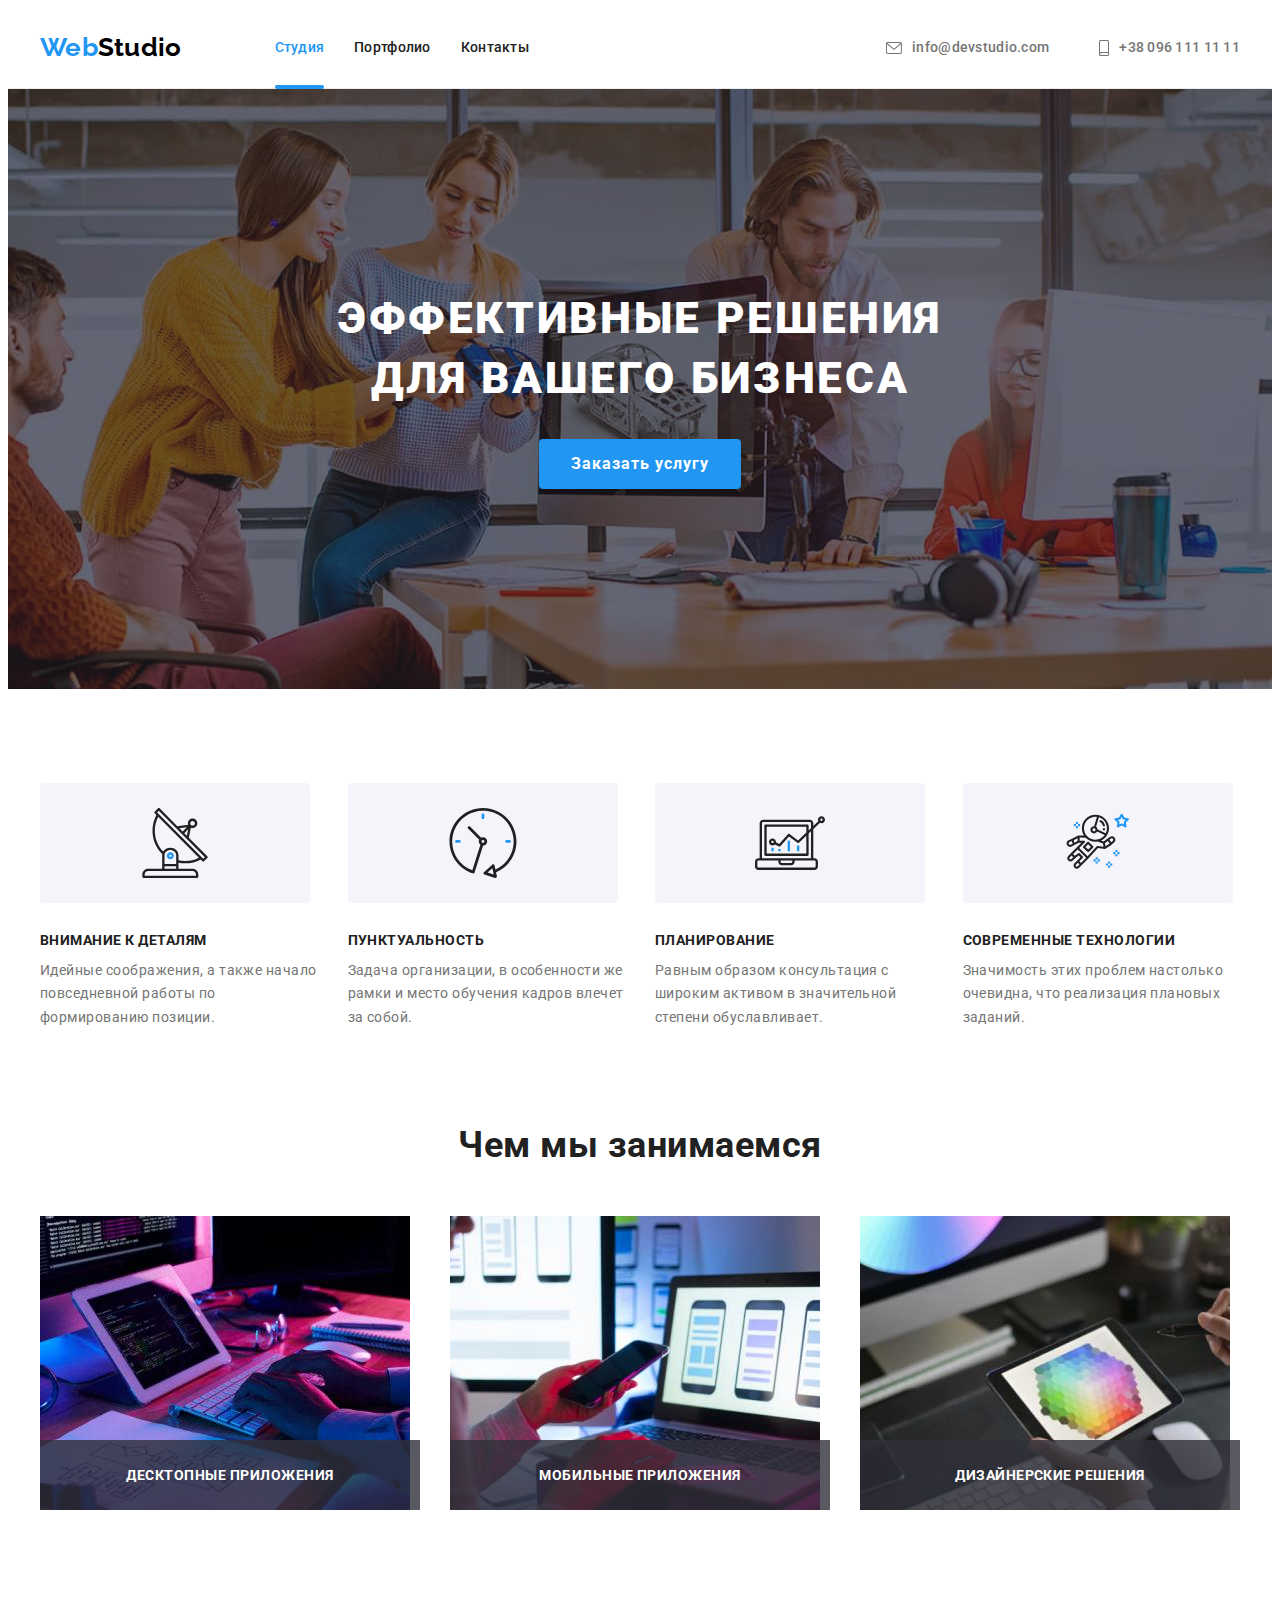
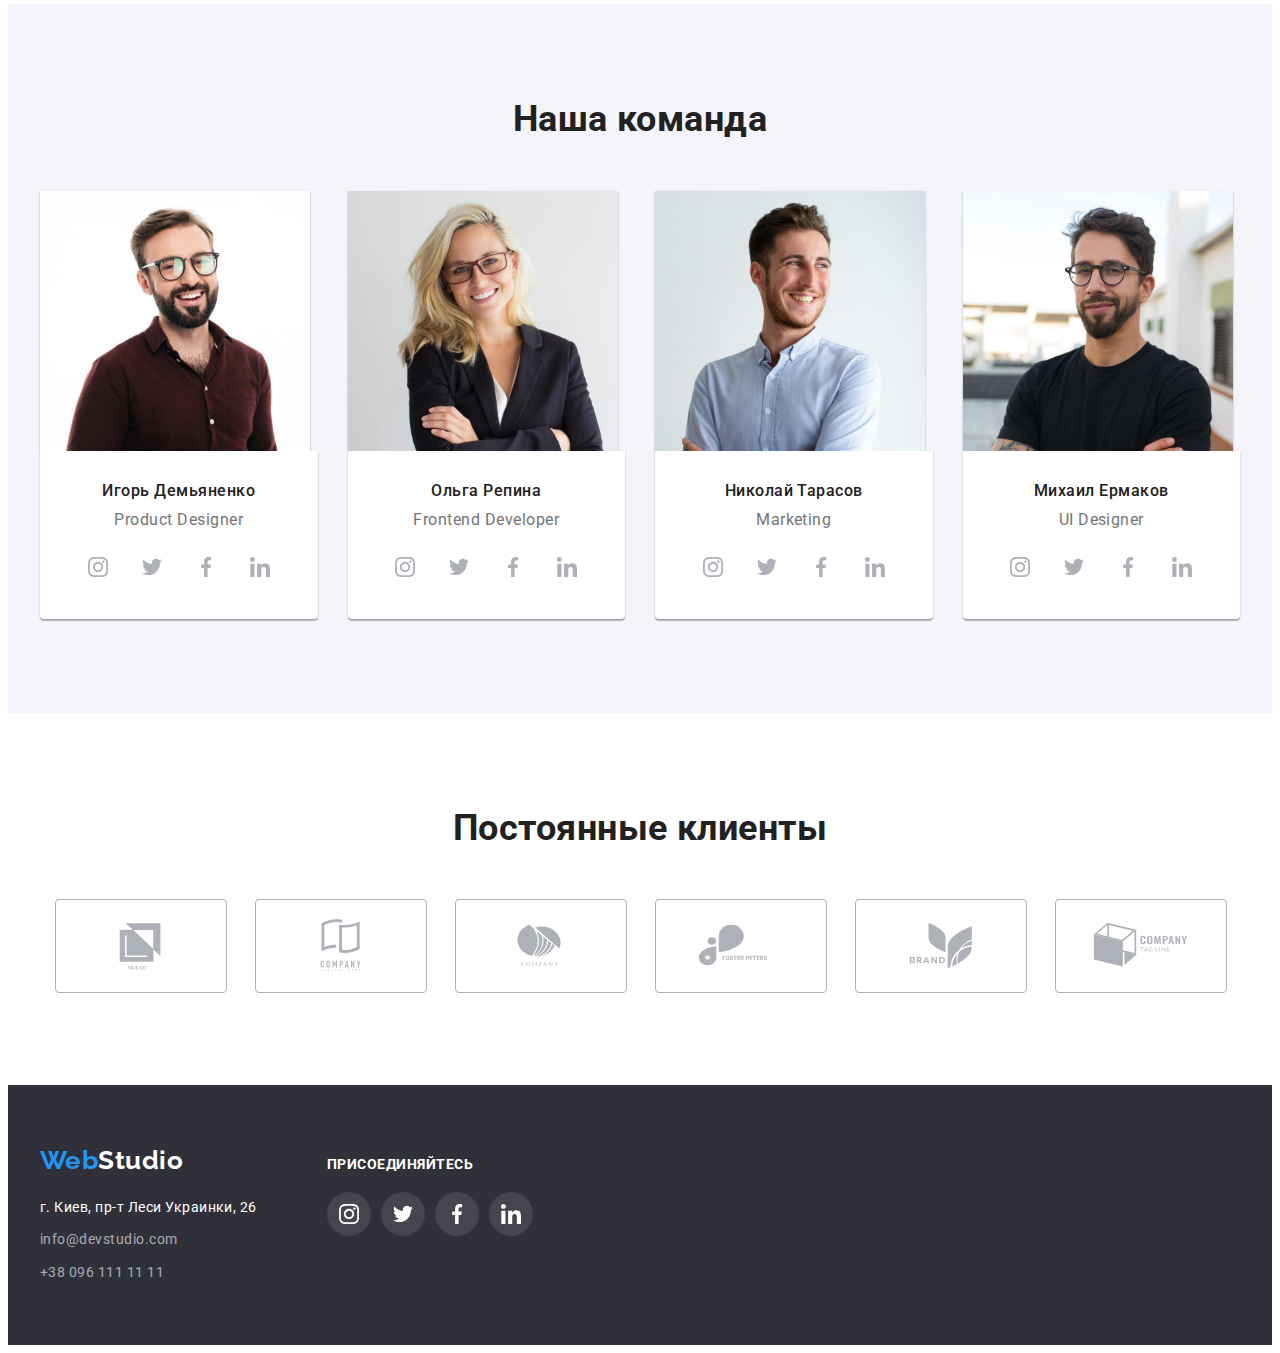
<file: index.html>
<!DOCTYPE html>
<html lang="ru">
<head>
    <meta charset="UTF-8">
    <meta http-equiv="X-UA-Compatible" content="IE=edge">
    <meta name="viewport" content="width=device-width, initial-scale=1.0">
    <title>Студия</title>
    <link rel="preconnect" href="https://fonts.googleapis.com">
    <link rel="preconnect" href="https://fonts.gstatic.com" crossorigin>
    <link href="https://fonts.googleapis.com/css2?family=Raleway:wght@700&family=Roboto:wght@400;500;700;900&display=swap" rel="stylesheet">
    <link rel="stylesheet" href="https://cdnjs.cloudflare.com/ajax/libs/modern-normalize/1.1.0/modern-normalize.min.css" integrity="sha512-wpPYUAdjBVSE4KJnH1VR1HeZfpl1ub8YT/NKx4PuQ5NmX2tKuGu6U/JRp5y+Y8XG2tV+wKQpNHVUX03MfMFn9Q==" crossorigin="anonymous" referrerpolicy="no-referrer" />
    <link rel="stylesheet" href="./css/styles.css">
</head>
<body>
    <!--Шапка сайта-->
    <header class="header">
        <div class="container main-header">
            <a href="./index.html" class="logo link header-logo">Web<span class="header-logo-text">Studio</span></a>
        <nav class="header-navigation">
            <ul class="header-list list">
                <li class="header-item"><a href="./index.html" class="header-link link current">Студия</a></li>
                <li class="header-item"><a href="./portfolio.html" class="header-link link">Портфолио</a></li>
                <li class="header-item"><a href="" class="header-link link">Контакты</a></li>
            </ul>
        </nav>

        <ul class="header-list-contacts list">
            <li class="header-item-contacts">                    
                <a href="mailto:info@devstudio.com" class="header-link-contacts link">
                     <svg class="contact-icon">
                            <use href="./images/symbol-defs.svg#envelope"></use>
                        </svg>
                    info@devstudio.com</a></li>
            <li class="header-item-contact"><a href="tel:+380961111111" class="header-link-contacts link phone-link">
                <svg class="contact-icon phone ">
                    <use href="./images/symbol-defs.svg#smartphone"></use>
                </svg>
                +38 096 111 11 11</a></li>
        </ul>
        </div>
    </header>
    <!--Main -->
    <main>
            <!-- Секция Герой-->
        <section class="hero section">
            <div class="container">
                <h1 class="hero-title">Эффективные решения для вашего бизнеса</h1>
                <button type="button" class="hero-btn" data-modal-open>Заказать услугу</button>
            </div>
        </section>            
        
            <!--Секция2-->
        <section class="features section">
            <div class="container">
                <h2 class="visually-hidden">Особенности</h2>
                    <ul class="features-list list">
                        <li class="features-item">
                            <div class="box-icon">
                                <svg class="features-icon">
                                    <use href="./images/symbol-defs.svg#antenna"></use>
                                </svg>
                            </div>
                                <h3 class="features-item-title">Внимание к деталям</h3>
                                <p class="features-item-text">Идейные соображения, а также начало повседневной работы по формированию позиции.</p>
                        </li>

                        <li class="features-item">
                            <div class="box-icon">
                                <svg class="features-icon">
                                    <use href="./images/symbol-defs.svg#clock"></use>
                                </svg>
                            </div>
                                <h3 class="features-item-title">Пунктуальность</h3>
                                <p class="features-item-text">Задача организации, в особенности же рамки и место обучения кадров влечет за собой.</p>
                        </li>

                        <li class="features-item">
                            <div class="box-icon">
                                <svg class="features-icon">
                                    <use href="./images/symbol-defs.svg#diagram"></use>
                                </svg>
                            </div>
                                <h3 class="features-item-title">Планирование</h3>
                                <p class="features-item-text">Равным образом консультация с широким активом в значительной степени обуславливает.</p>
                        </li >

                        <li class="features-item">
                            <div class="box-icon">
                                <svg class="features-icon">
                                    <use href="./images/symbol-defs.svg#astronaut"></use>
                                </svg>
                            </div>
                                <h3 class="features-item-title">Современные технологии</h3>
                                <p class="features-item-text">Значимость этих проблем настолько очевидна, что реализация плановых заданий.</p>
                        </li>
                    </ul>
            </div>
        </section>
            <!--Секция3-->
        <section class="about section">
            <div class="container">
                <h2 class="about-title">Чем мы занимаемся</h2>
                <ul class="about-list list">
                    <li class="about-item">
                        <div class="img-box">
                            <img src="./images/box1.jpg" alt="Пишет программу" width="370">
                            <p class="img-text">Десктопные приложения</p>
                        </div>
                    </li>

                    <li class="about-item">
                        <div class="img-box">
                            <img src="./images/box2.jpg" alt="Адаптирует под телефон" width="370">
                            <p class="img-text">Мобильные приложения</p>
                        </div>
                        
                    </li>

                    <li class="about-item">
                        <div class="img-box">
                            <img src="./images/box3.jpg" alt="Адаптирует под планшет" width="370">
                            <p class="img-text">Дизайнерские решения</p>
                        </div>
                    </li>
                </ul>
            </div>
        </section>
            <!--Секция4-->
        <section class="team section">
            <div class="container">
                <h2 class="team-title">Наша команда</h2>
                <ul class="team-list list">
                    <li class="team-item"><img class="team-foto" src="./images/img.jpg" alt="Фото" width="270">
                <div class="text-box">
                    <h3 class="team-item-title">Игорь Демьяненко</h3>
                    <p class="team-item-text">Product Designer</p>
                    <ul class="list socials-list">
                        <li class="socials-item">
                            <a class="socials-link link" href="">
                                <svg class="socials-icon">
                                    <use href="./images/symbol-defs.svg#instagram"></use>
                                </svg>    
                            </a>
                        </li>

                        <li class="socials-item">
                            <a class="socials-link link" href="">
                                <svg class="socials-icon">
                                    <use href="./images/symbol-defs.svg#twitter"></use>
                                </svg>    
                            </a>
                        </li>

                        <li class="socials-item">
                            <a class="socials-link link" href="">
                                <svg class="socials-icon">
                                    <use href="./images/symbol-defs.svg#facebook"></use>
                                </svg>
                            </a>
                        </li>

                        <li class="socials-item">
                            <a class="socials-link link" href="">
                                <svg class="socials-icon">
                                    <use href="./images/symbol-defs.svg#linkedin"></use>
                                </svg>
                            </a>
                        </li>

                    </ul>
                </div>
                    </li>

                    <li class="team-item"><img class="team-foto" src="./images/img(1).jpg" alt="Фото" width="270">
                <div class="text-box">
                    <h3 class="team-item-title">Ольга Репина</h3>
                    <p class="team-item-text">Frontend Developer</p>
                    <ul class="list socials-list">
                        <li class="socials-item">
                            <a class="socials-link link" href="">
                                <svg class="socials-icon">
                                    <use href="./images/symbol-defs.svg#instagram"></use>
                                </svg>    
                            </a>
                        </li>

                        <li class="socials-item">
                            <a class="socials-link link" href="">
                                <svg class="socials-icon">
                                    <use href="./images/symbol-defs.svg#twitter"></use>
                                </svg>    
                            </a>
                        </li>

                        <li class="socials-item">
                            <a class="socials-link link" href="">
                                <svg class="socials-icon">
                                    <use href="./images/symbol-defs.svg#facebook"></use>
                                </svg>
                            </a>
                        </li>

                        <li class="socials-item">
                            <a class="socials-link link" href="">
                                <svg class="socials-icon">
                                    <use href="./images/symbol-defs.svg#linkedin"></use>
                                </svg>
                            </a>
                        </li>
                    </ul>
                </div>
                    </li>

                    <li class="team-item"><img class="team-foto" src="./images/img(2).jpg" alt="Фото" width="270">
                <div class="text-box">
                    <h3 class="team-item-title">Николай Тарасов</h3>
                    <p class="team-item-text">Marketing</p>
                    <ul class="list socials-list">
                        <li class="socials-item">
                            <a class="socials-link link" href="">
                                <svg class="socials-icon">
                                    <use href="./images/symbol-defs.svg#instagram"></use>
                                </svg>    
                            </a>
                        </li>

                        <li class="socials-item">
                            <a class="socials-link link" href="">
                                <svg class="socials-icon">
                                    <use href="./images/symbol-defs.svg#twitter"></use>
                                </svg>    
                            </a>
                        </li>

                        <li class="socials-item">
                            <a class="socials-link link" href="">
                                <svg class="socials-icon">
                                    <use href="./images/symbol-defs.svg#facebook"></use>
                                </svg>
                            </a>
                        </li>

                        <li class="socials-item">
                            <a class="socials-link link" href="">
                                <svg class="socials-icon">
                                    <use href="./images/symbol-defs.svg#linkedin"></use>
                                </svg>
                            </a>
                        </li>
                    </ul>
                </div>
                    </li>

                    <li class="team-item"><img class="team-foto" src="./images/img(3).jpg" alt="Фото" width="270">                        
                <div class="text-box">
                    <h3 class="team-item-title">Михаил Ермаков</h3>
                    <p class="team-item-text">UI Designer</p>
                    <ul class="list socials-list">
                        <li class="socials-item">
                            <a class="socials-link link" href="">
                                <svg class="socials-icon">
                                    <use href="./images/symbol-defs.svg#instagram"></use>
                                </svg>    
                            </a>
                        </li>

                        <li class="socials-item">
                            <a class="socials-link link" href="">
                                <svg class="socials-icon">
                                    <use href="./images/symbol-defs.svg#twitter"></use>
                                </svg>    
                            </a>
                        </li>

                        <li class="socials-item">
                            <a class="socials-link link" href="">
                                <svg class="socials-icon">
                                    <use href="./images/symbol-defs.svg#facebook"></use>
                                </svg>
                            </a>
                        </li>

                        <li class="socials-item">
                            <a class="socials-link link" href="">
                                <svg class="socials-icon">
                                    <use href="./images/symbol-defs.svg#linkedin"></use>
                                </svg>
                            </a>
                        </li>
                    </ul>
                </div>
                    </li>
                </ul>
            </div>
        </section>
            <!--Секция5-->
        <section class="clients section">
            <h2 class="clients-title">Постоянные клиенты</h2>
            <ul class="clients-list list">
                <li class="clients-item">
                    <a href="" class="clients-link link">
                        <svg class="clients-icon">
                            <use href="./images/symbol-defs.svg#logo1"></use>
                        </svg>
                    </a>
                </li>

                <li class="clients-item">
                    <a href="" class="clients-link link">
                        <svg class="clients-icon">
                            <use href="./images/symbol-defs.svg#logo2"></use>
                        </svg>
                    </a>
                </li>

                <li class="clients-item">
                    <a href="" class="clients-link link">
                        <svg class="clients-icon">
                            <use href="./images/symbol-defs.svg#logo3"></use>
                        </svg>
                    </a>
                </li>

                <li class="clients-item">
                    <a href="" class="clients-link link">
                        <svg class="clients-icon">
                            <use href="./images/symbol-defs.svg#logo4"></use>
                        </svg>
                    </a>
                </li>

                <li class="clients-item">
                    <a href="" class="clients-link link">
                        <svg class="clients-icon">
                            <use href="./images/symbol-defs.svg#logo5"></use>
                        </svg>
                    </a>
                </li>

                <li class="clients-item">                        
                    <a href="" class="clients-link link">
                        <svg class="clients-icon">
                            <use href="./images/symbol-defs.svg#logo6"></use>
                        </svg>
                    </a>
                </li>
            </ul>
        </section>
    </main>
    <!--Подвал сайта-->
    <footer class="footer">
        <div class="container footer-box">
            <div class="footer-left">
            <a href="./index.html" class="logo link">Web<span class="footer-logo-text">Studio</span></a>
        <address class="footer-address">
            <ul class="footer-list-contacts list">
                <li class="footer-item"><a href="" class="footer-link-address link">г. Киев, пр-т Леси Украинки, 26</a></li>
                <li class="footer-item"><a href="mailto:info@devstudio.com" class="footer-link-contacts link">info@devstudio.com</a></li>
                <li class="footer-item"><a href="tel:+380961111111" class="footer-link-contacts link">+38 096 111 11 11</a></li>
            </ul>
        </address>
            </div>
            <div class="footer-right">
            <p class="socials-text">присоединяйтесь</p>
            <ul class="list footer-socials-list">
                <li class="footer-socials-item">
                    <a class="footer-socials-link link" href="">
                        <svg class="footer-socials-icon">
                            <use href="./images/symbol-defs.svg#instagram"></use>
                        </svg>    
                    </a>
                </li>

                <li class="footer-socials-item">
                    <a class="footer-socials-link link" href="">
                        <svg class="footer-socials-icon">
                            <use href="./images/symbol-defs.svg#twitter"></use>
                        </svg>    
                    </a>
                </li>

                <li class="footer-socials-item">
                    <a class="footer-socials-link link" href="">
                        <svg class="footer-socials-icon">
                            <use href="./images/symbol-defs.svg#facebook"></use>
                        </svg>
                    </a>
                </li>

                <li class="footer-socials-item">
                    <a class="footer-socials-link link" href="">
                        <svg class="footer-socials-icon">
                            <use href="./images/symbol-defs.svg#linkedin"></use>
                        </svg>
                    </a>
                </li>
            </ul>
            </div>
        </div>
    </footer>
    <div class="backdrop is-hidden" data-modal>
        <div class="modal">
            <button type="button" class="close-btn" data-modal-close>
                <svg class="close-icon">
                    <use href="./images/symbol-defs.svg#close"></use>
                </svg>
            </button>
        </div>
    </div>
    <script src="./js/modal.js"></script>
</body>
</html>
</file>
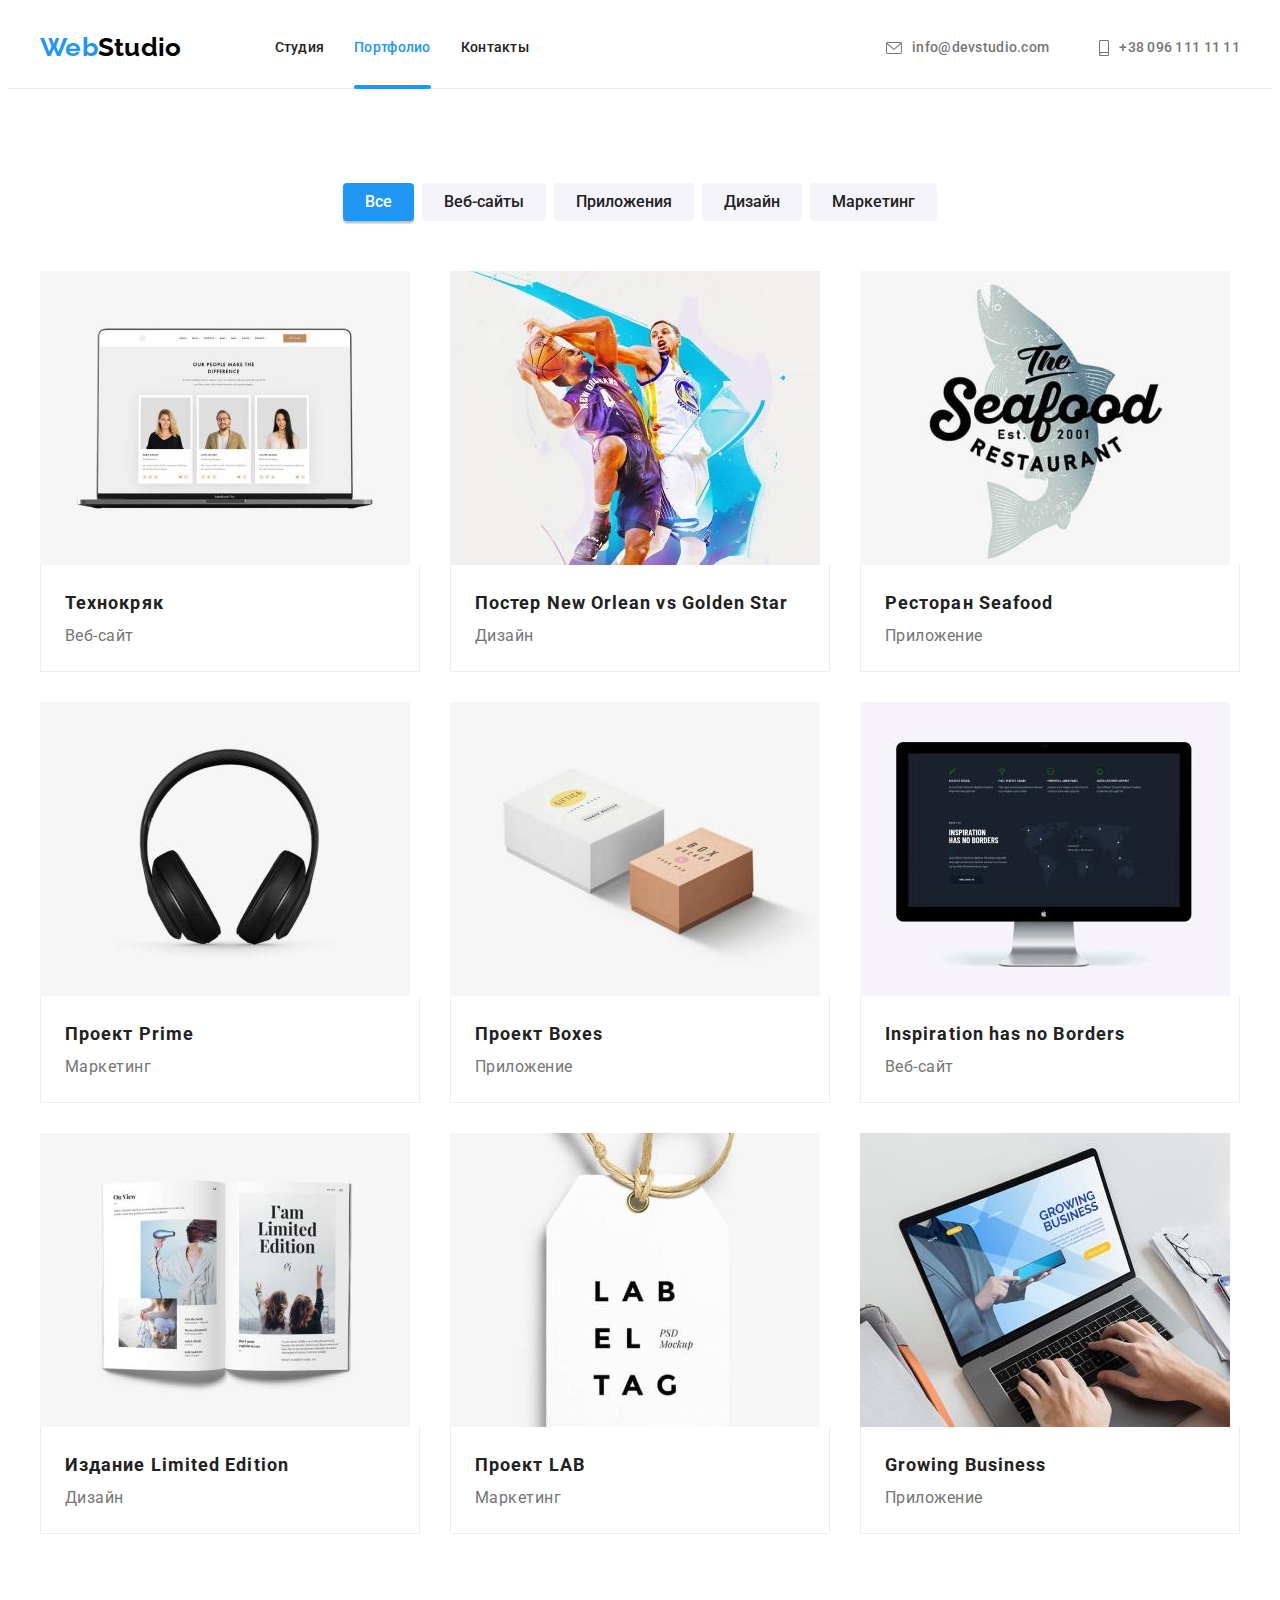
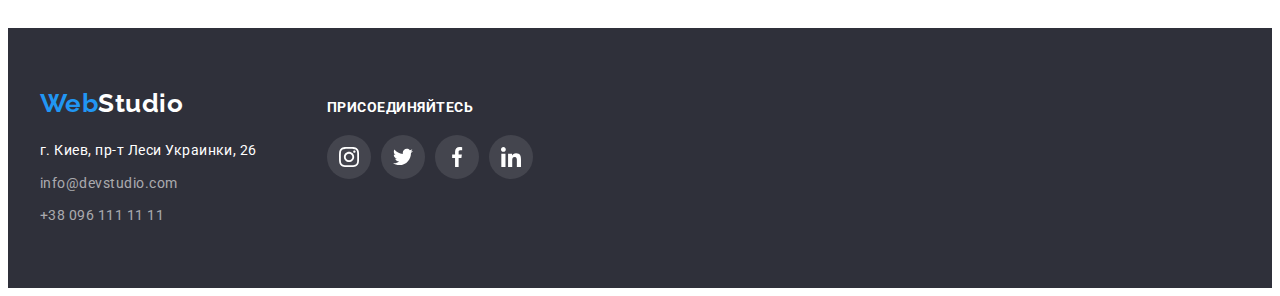
<file: portfolio.html>
<!DOCTYPE html>
<html lang="ru">
<head>
    <meta charset="UTF-8">
    <meta http-equiv="X-UA-Compatible" content="IE=edge">
    <meta name="viewport" content="width=device-width, initial-scale=1.0">
    <title>Портфолио</title>
    <link rel="preconnect" href="https://fonts.googleapis.com">
    <link rel="preconnect" href="https://fonts.gstatic.com" crossorigin>
    <link href="https://fonts.googleapis.com/css2?family=Raleway:wght@700&family=Roboto:wght@400;500;700;900&display=swap" rel="stylesheet">
    <link rel="stylesheet" href="https://cdnjs.cloudflare.com/ajax/libs/modern-normalize/1.1.0/modern-normalize.min.css" integrity="sha512-wpPYUAdjBVSE4KJnH1VR1HeZfpl1ub8YT/NKx4PuQ5NmX2tKuGu6U/JRp5y+Y8XG2tV+wKQpNHVUX03MfMFn9Q==" crossorigin="anonymous" referrerpolicy="no-referrer" />
    <link rel="stylesheet" href="./css/styles.css">
</head>
<body>
    <!--Шапка сайта--> 
   <header class="header">
        <div class="container main-header">
            <a href="./index.html" class="logo link header-logo">Web<span class="header-logo-text">Studio</span></a>
        <nav class="header-navigation">
            <ul class="header-list list">
                <li class="header-item"><a href="./index.html" class="header-link link">Студия</a></li>
                <li class="header-item"><a href="./portfolio.html" class="header-link link current">Портфолио</a></li>
                <li class="header-item"><a href="" class="header-link link">Контакты</a></li>
            </ul>
        </nav>

        <ul class="header-list-contacts list">
            <li class="header-item-contacts">                    
                <a href="mailto:info@devstudio.com" class="header-link-contacts link">
                     <svg class="contact-icon">
                            <use href="./images/symbol-defs.svg#envelope"></use>
                        </svg>
                    info@devstudio.com</a></li>
            <li class="header-item-contact"><a href="tel:+380961111111" class="header-link-contacts link phone-link">
                <svg class="contact-icon phone ">
                    <use href="./images/symbol-defs.svg#smartphone"></use>
                </svg>
                +38 096 111 11 11</a></li>
        </ul>
        </div>
    </header>
    <!-- Main -->
    <main>
        <section class="filter section">
            <div class="container">
            <h1 class="visually-hidden">Портфолио</h1>
            <ul class="buttons-list list">
                <li class="filter-item"><button type="button" class="filter-btn first-btn">Все</button></li>
                <li class="filter-item"><button type="button" class="filter-btn">Веб-сайты</button></li>
                <li class="filter-item"><button type="button" class="filter-btn">Приложения</button></li>
                <li class="filter-item"><button type="button" class="filter-btn">Дизайн</button></li>
                <li class="filter-item"><button type="button" class="filter-btn">Маркетинг</button></li>
            </ul>
            <ul class="filter-list list">
                <li class="filter-list-item">
                    <a href="" class="card-link link">
                        <div class="text-wrapper">
                            <img src="./images/project1.jpg" alt="Ноутбук" width="370" height="294">
                            <p class="top-text">Технокряк это современная площадка распространения коронавируса. Компании используют эту платформу для цифрового шпионажа и атак на защищённые сервера конкурентов.</p>
                        </div>
                        <div class="card-text">
                            <h2 class="filter-list-title">Технокряк</h2>
                            <p class="filter-list-text">Веб-сайт</p>  
                        </div>
                    </a>
                </li>

                <li class="filter-list-item">
                    <a href="" class="card-link link">
                        <div class="text-wrapper">
                            <img src="./images/project2.jpg" alt="Два баскетболиста" width="370" height="294">
                            <p class="top-text">Технокряк это современная площадка распространения коронавируса. Компании используют эту платформу для цифрового шпионажа и атак на защищённые сервера конкурентов.</p>
                        </div>
                        <div class="card-text">
                            <h2 class="filter-list-title">Постер New Orlean vs Golden Star</h2>
                            <p class="filter-list-text">Дизайн</p> 
                        </div> 
                    </a>
                </li>

                <li class="filter-list-item">
                    <a href="" class="card-link link">
                        <div class="text-wrapper">
                            <img src="./images/project3.jpg" alt="Логотип ресторана" width="370" height="294">
                            <p class="top-text">Технокряк это современная площадка распространения коронавируса. Компании используют эту платформу для цифрового шпионажа и атак на защищённые сервера конкурентов.</p> 
                        </div> 
                        <div class="card-text">
                            <h2 class="filter-list-title">Ресторан Seafood</h2>
                            <p class="filter-list-text">Приложение</p>
                        </div>
                    </a>
                </li>

                <li class="filter-list-item">
                    <a href="" class="card-link link">
                        <div class="text-wrapper">
                            <img src="./images/project4.jpg" alt="Наушники" width="370" height="294">
                            <p class="top-text">Технокряк это современная площадка распространения коронавируса. Компании используют эту платформу для цифрового шпионажа и атак на защищённые сервера конкурентов.</p>
                        </div>
                        <div class="card-text">
                            <h2 class="filter-list-title">Проект Prime</h2>
                            <p class="filter-list-text">Маркетинг</p>
                        </div>
                    </a>
                </li>

                <li class="filter-list-item">
                    <a href="" class="card-link link">
                        <div class="text-wrapper">
                            <img src="./images/project5.jpg" alt="Две коробки" width="370" height="294">
                            <p class="top-text">Технокряк это современная площадка распространения коронавируса. Компании используют эту платформу для цифрового шпионажа и атак на защищённые сервера конкурентов.</p>
                        </div>
                        <div class="card-text">
                            <h2 class="filter-list-title">Проект Boxes</h2>
                            <p class="filter-list-text">Приложение</p>
                        </div>
                    </a>
                </li>

                <li class="filter-list-item">
                    <a href="" class="card-link link">
                        <div class="text-wrapper">
                            <img src="./images/project6.jpg" alt="Монитор" width="370" height="294">
                            <p class="top-text">Технокряк это современная площадка распространения коронавируса. Компании используют эту платформу для цифрового шпионажа и атак на защищённые сервера конкурентов.</p>
                        </div>
                        <div class="card-text">
                            <h2 class="filter-list-title">Inspiration has no Borders</h2>
                            <p class="filter-list-text">Веб-сайт</p>
                        </div>
                    </a>
                </li>

                <li class="filter-list-item">
                    <a href="" class="card-link link">
                        <div class="text-wrapper">
                            <img src="./images/project7.jpg" alt="Журнал" width="370" height="294">
                            <p class="top-text">Технокряк это современная площадка распространения коронавируса. Компании используют эту платформу для цифрового шпионажа и атак на защищённые сервера конкурентов.</p>
                        </div>
                        <div class="card-text">
                            <h2 class="filter-list-title">Издание Limited Edition</h2>
                            <p class="filter-list-text">Дизайн</p>
                        </div>
                    </a>
                </li>

                <li class="filter-list-item">
                    <a href="" class="card-link link">
                        <div class="text-wrapper">
                            <img src="./images/project8.jpg" alt="Бирка" width="370" height="294">
                            <p class="top-text">Технокряк это современная площадка распространения коронавируса. Компании используют эту платформу для цифрового шпионажа и атак на защищённые сервера конкурентов.</p>
                        </div>
                        <div class="card-text">
                            <h2 class="filter-list-title">Проект LAB</h2>
                            <p class="filter-list-text">Маркетинг</p>
                        </div>
                    </a>
                </li>

                <li class="filter-list-item">
                    <a href="" class="card-link link">
                        <div class="text-wrapper">
                            <img src="./images/project9.jpg" alt="Работает на ноутбуке" width="370" height="294">
                            <p class="top-text">Технокряк это современная площадка распространения коронавируса. Компании используют эту платформу для цифрового шпионажа и атак на защищённые сервера конкурентов.</p>
                        </div>
                        <div class="card-text">
                            <h2 class="filter-list-title">Growing Business</h2>
                            <p class="filter-list-text">Приложение</p>
                        </div>
                    </a>
                </li>
            </ul>
            </div>
        </section>
    </main>
    <!--Подвал сайта-->
    <footer class="footer">
        <div class="container footer-box">
            <div class="footer-left">
            <a href="./index.html" class="logo link">Web<span class="footer-logo-text">Studio</span></a>
        <address class="footer-address">
            <ul class="footer-list-contacts list">
                <li class="footer-item"><a href="" class="footer-link-address link">г. Киев, пр-т Леси Украинки, 26</a></li>
                <li class="footer-item"><a href="mailto:info@devstudio.com" class="footer-link-contacts link">info@devstudio.com</a></li>
                <li class="footer-item"><a href="tel:+380961111111" class="footer-link-contacts link">+38 096 111 11 11</a></li>
            </ul>
        </address>
            </div>
            <div class="footer-right">
            <p class="socials-text">присоединяйтесь</p>
            <ul class="list footer-socials-list">
                <li class="footer-socials-item">
                    <a class="footer-socials-link link" href="">
                        <svg class="footer-socials-icon">
                            <use href="./images/symbol-defs.svg#instagram"></use>
                        </svg>    
                    </a>
                </li>

                <li class="footer-socials-item">
                    <a class="footer-socials-link link" href="">
                        <svg class="footer-socials-icon">
                            <use href="./images/symbol-defs.svg#twitter"></use>
                        </svg>    
                    </a>
                </li>

                <li class="footer-socials-item">
                    <a class="footer-socials-link link" href="">
                        <svg class="footer-socials-icon">
                            <use href="./images/symbol-defs.svg#facebook"></use>
                        </svg>
                    </a>
                </li>

                <li class="footer-socials-item">
                    <a class="footer-socials-link link" href="">
                        <svg class="footer-socials-icon">
                            <use href="./images/symbol-defs.svg#linkedin"></use>
                        </svg>
                    </a>
                </li>
            </ul>
            </div>
        </div>
    </footer>

</body>
</html>
</file>
<file: css/styles.css>
:root {
    --primary-text-color: #212121;
    --secondary-text-color:  #757575;
    --akcent-color: #2196F3;
    --primary-backgraund-color:#FFFFFF;
    --secondary-backgraund-color:#2F303A;
    --akcent-text-color: #FFFFFF;
    --social-icon-color: #AFB1B8;
    --secondary-akcent-text-color: #000000;
    --third-backgraund-color:#F5F4FA;
    --border-color: #ECECEC;
    --secondary-border-color:#EEEEEE;


}

body {
    font-family: Roboto, sans-serif;
    letter-spacing: 0.03em;
    background-color: var(--primary-backgraund-color);
    color: var(--primary-text-color);
}

.section {
    padding-top: 94px;
    padding-bottom: 94px;
    }

.container {
    width: 1200px;
    margin-left: auto;
    margin-right: auto;
    padding-left: 15px;
    padding-right: 15px;
}

.list {
   margin: 0;
   padding: 0;
    list-style: none;
}


.link {
    text-decoration: none;
}

.main-header {
    display: flex;
    align-items: center;
}

img {
display: block;
max-width: 100%;
height: auto;
}

.team-foto {
    box-shadow: 0px 1px 3px rgba(0, 0, 0, 0.12), 0px 1px 1px rgba(0, 0, 0, 0.14), 0px 2px 1px rgba(0, 0, 0, 0.2);
}

.visually-hidden {
  position: absolute;
  width: 1px;
  height: 1px;
  margin: -1px;
  padding: 0;
  overflow: hidden;
  border: 0;
  clip: rect(0 0 0 0)
}
/* -----------HEADER----------- */

.logo {
font-family: Raleway;
font-weight: 700;
font-size: 26px;
line-height: 1.19;
color:var(--akcent-color)
}

.header-logo {
display: block;
padding-top: 24px;
padding-bottom: 25px;
}

.header-logo-text {
    color: var(--secondary-akcent-text-color);
}

.header {
font-weight: 500;
font-size: 14px;
line-height: 1.14;
letter-spacing: 0.02em;
border-bottom: 1px  solid var(--border-color);

}

.header-link {
display: block;
padding-top: 32px;
padding-bottom: 32px;
position: relative;
font-weight: 500;
font-size: 14px;
line-height: 1.14;
letter-spacing: 0.02em;
color: var(--primary-text-color);
transition-property: color;
    transition-duration: 250ms;
    transition-timing-function: cubic-bezier(0.4, 0, 0.2, 1);
}

.header-list {
display: flex;
margin-left: 93px;
    
}

.header-list-contacts {
display: flex;
margin-left: auto;    
}

.header-item:not(:last-child){
margin-right: 30px;
}

.header-item-contacts:not(:last-child) {
margin-right: 50px;
}


.header-navigation .current {
color: var(--akcent-color);
}

.current::after {
    content: "";
    position: absolute;
    width: 100%;
    height: 4px;
    background-color: var(--akcent-color);
    border-radius: 2px;
    bottom: -1px;
    display: block;
}

.header-link:hover, 
.header-link:focus {
    color: var(--akcent-color);
}

.contact-icon {
fill: currentColor;
margin-right: 10px;
width: 16px;
height: 12px;
transition-property: fill;
    transition-duration: 250ms;
    transition-timing-function: cubic-bezier(0.4, 0, 0.2, 1);
}

.phone {
width: 10px;
height: 16px;
}

.header-link-contacts {
display: flex;
align-items: center;
padding-top: 32px;
padding-bottom: 32px;
font-weight: 500;
font-size: 14px;
line-height: 1.14;
letter-spacing: 0.02em;
color:var(--secondary-text-color);
transition-property: color;
    transition-duration: 250ms;
    transition-timing-function: cubic-bezier(0.4, 0, 0.2, 1);
}

.header-link-contacts:hover, 
.header-link-contacts:focus {
    color: var(--akcent-color);
}

/* -----------HERO----------- */

.hero {
    max-width: 1600px;
    margin-left: auto;
    margin-right: auto;
    background-color: var(--secondary-backgraund-color);
    background-image: linear-gradient(
    rgba(47, 48, 58, 0.4),
    rgba(47, 48, 58, 0.4)),
    url(../images/header.jpg);
    background-repeat: no-repeat;
    background-position: center;
    background-size: cover;
    text-align: center;
    padding-top: 200px;
    padding-bottom: 200px;
}

.hero-title {
max-width: 696px;
margin-left: auto;
margin-right: auto;
margin-top: 0;
margin-bottom: 30px;
font-weight: 900;
font-size: 44px;
line-height: 1.36;
text-align: center;
letter-spacing: 0.06em;
text-transform: uppercase;
color: var(--akcent-text-color);
}

.hero-btn {
display: inline-block;
padding: 32px 10px;
border: 0;
cursor: pointer;
padding: 10px 32px;
min-width: 200px;
font-family: inherit;    
font-style: inherit;
font-weight: 700;
font-size: 16px;
line-height: 1.87;
text-align: center;
letter-spacing: 0.06em;
color: var(--akcent-text-color);
background-color: var(--akcent-color);
box-shadow: 0px 4px 4px rgba(0, 0, 0, 0.15);
border-radius: 4px;
}

/* -----------FEATURES----------- */
.features-list {
display: flex;
margin-right: -30px;
}

.features-item {
flex-basis: calc(100% / 4 - 30px);
margin-right: 30px;
}

.features-item-title {
margin-top: 0;
margin-bottom: 10px;
font-weight: 700;
font-size: 14px;
line-height: 1.14;
text-transform: uppercase;
}

.features-item-text {
margin-top: 0;
margin-bottom: 0;
font-size: 14px;
line-height: 1.71;
color: var(--secondary-text-color);
}

.box-icon {
     display: flex;
    align-items: center;
    justify-content: center;
    width: 270px;
    height: 120px;
    border-radius: 4px;
    background-color: var(--third-backgraund-color);
    margin-bottom: 30px;
    
    
}

.features-icon {
    width: 70px;
    height: 70px;
    
}

/* -----------ABOUT----------- */

.about-title {
    margin-top: 0;
    margin-bottom: 50px;
    font-weight: 700;
font-size: 36px;
line-height: 1.17;
text-align: center;
}

.about-list {
    display: flex;
    margin-right: -30px;
}
.about-item {
   flex-basis: calc(100% / 3 - 30px);
   margin-right: 30px;
}

.about {
    padding-top: 0;
}

.img-box {
    position: relative;
}

.img-text {
display: flex;
align-items: center;
justify-content: center;
height: 70px;
background-color: rgba(47, 48, 58, 0.8);
font-weight: 700;
font-size: 14px;
line-height: calc(16 / 14);
text-align: center;
text-transform: uppercase;
color:var(--akcent-text-color);
position: absolute;
bottom: 0;
width: 100%;
margin: 0;
}


/* -----------TEAM----------- */

.team {
    background-color: var(--third-backgraund-color);
}

.team-list {
    display: flex;
    margin-right: -30px;
}

.team-item {
flex-basis: calc(100% / 4 - 30px);
margin-right: 30px;


}


.team-title {
    margin-top: 0;
    margin-bottom: 50px;
font-weight: 700;
font-size: 36px;
line-height: 1.17;
text-align: center;
}

.team-item-title {
margin-top: 0;
margin-bottom: 10px;
font-weight: 500;
font-size: 16px;
line-height: 1.19;
text-align: center;
}

.team-item-text {
margin-top: 0;
margin-bottom: 16px;
font-size: 16px;
line-height: 1.19;
text-align: center;
color:var(--secondary-text-color);
}

.text-box {
    padding: 30px 32px;
    background-color: var(--akcent-text-color);
    border-top: none;
    box-shadow: 0px 1px 3px rgba(0, 0, 0, 0.12), 0px 1px 1px rgba(0, 0, 0, 0.14), 0px 2px 1px rgba(0, 0, 0, 0.2);
    border-radius: 0px 0px 4px 4px;
    }

.socials-list {
    display: flex;    
    justify-content: center;    
    }

.socials-icon {
    fill: var(--social-icon-color);
    height: 20px;
    width: 20px;
    transition-property: fill;
    transition-duration: 250ms;
    transition-timing-function: cubic-bezier(0.4, 0, 0.2, 1);
    }

.socials-item:not(:last-child) {
    margin-right: 10px;
    }

.socials-item {
    width: 44px;
    height: 44px;
}

.socials-link {
    color: var(--akcent-text-color);
    display: flex;
    align-items: center;
    justify-content: center;
    width: 100%;
    height: 100%;
    border-radius: 50%;
    background-color: var(--primary-backgraund-color);
    transition-property: background-color;
    transition-duration: 250ms;
    transition-timing-function: cubic-bezier(0.4, 0, 0.2, 1); 
    }

.socials-link:hover, 
.socials-link:focus {
background-color: var(--akcent-color);
fill: currentColor;
}

.socials-link:hover .socials-icon, 
.socials-link:focus .socials-icon {
fill: currentColor;
}

/* -----------CLIENTS---------- */

.clients-title {
font-weight: 700;
font-size: 36px;
line-height: calc(42 / 36);
text-align: center;
margin-top: 0;
margin-bottom: 50px;

}

.clients-list {
    display: flex;
    justify-content: center;
}

.clients-item:not(:last-child) {
    margin-right: 30px;
}

.clients-icon {
fill: var(--social-icon-color);
width: 106px;
height: 60px;
transition-property: fill;
transition-duration: 250ms;
transition-timing-function: cubic-bezier(0.4, 0, 0.2, 1);
}

.clients-item {
width: 170px;
height: 92px;
}

.clients-link {
    color: var(--akcent-color);
width: 100%;
height: 100%;
background-color: var(--primary-backgraund-color);
border: 1px solid var(--social-icon-color);
border-radius: 4px;
display: flex;
justify-content: center;
align-items: center;
transition-property: border;
transition-duration: 250ms;
transition-timing-function: cubic-bezier(0.4, 0, 0.2, 1);
}

.clients-link:focus, 
.clients-link:hover {
border: 1px solid var(--akcent-color);
}

.clients-link:focus .clients-icon, 
.clients-link:hover .clients-icon {
fill: currentColor;
}




/* -----------FOOTER----------- */

.footer {
background-color: var(--secondary-backgraund-color);
padding-top: 60px;
padding-bottom: 60px;
}

.footer-box {
display: flex;
align-items: baseline;
}

.footer-left {
margin-right: 70px;
}

.footer-logo-text {
    color: var(--akcent-text-color);;
}

.footer-link-address {
font-weight: 400;
font-size: 14px;
line-height: 1.71;
color: var(--akcent-text-color);
}

address {
margin: 0;
font-style: inherit;
margin-top: 20px;
}

.footer-link-contacts {
font-weight: 400;
font-size: 14px;
line-height: 1.71;
color: rgba(255, 255, 255, 0.6);
transition-property: color;
    transition-duration: 250ms;
    transition-timing-function: cubic-bezier(0.4, 0, 0.2, 1);

}

.footer-link-contacts:hover, 
.footer-link-contacts:focus {
    color: var(--akcent-color);
}

.footer-item:not(:last-child)  {
    margin-bottom: 9px;
}

.socials-text { 
margin-top: 0;
margin-bottom: 20px;
font-weight: 700;
font-size: 14px;
line-height: calc(16 / 14);
text-transform: uppercase;
color:var(--akcent-text-color);
}

.footer-socials-list {
    display: flex;
}

.footer-socials-item:not(:first-child) {
    margin-left: 10px;
}

.footer-socials-item {
    width: 44px;
    height: 44px;
}

.footer-socials-link {
display:flex;
justify-content: center;
align-items: center;
width: 100%;
height: 100%;
border-radius: 50%;
background-color:rgba(255, 255, 255, 0.1);
transition-property: background-color;
transition-duration: 250ms;
transition-timing-function: cubic-bezier(0.4, 0, 0.2, 1);
}

.footer-socials-icon {
fill: var(--primary-backgraund-color);
height: 20px;
width: 20px;
transition-property: fill;
transition-duration: 250ms;
transition-timing-function: cubic-bezier(0.4, 0, 0.2, 1);
}

.footer-socials-link:focus, 
.footer-socials-link:hover {
background-color: var(--akcent-color);
}

/* -----------PORTFOLIO FILTER-BUTTONS----------- */

.buttons-list {
    display: flex;
    margin-bottom: 50px;
   justify-content: center;
    }

.filter-item:not(:last-child) {
    margin-right: 8px;
}

.filter-btn {
display: inline-block;
padding: 6px 22px;
border: 0;
cursor: pointer;
font-family: inherit;
font-style: inherit;
font-weight: 500;
font-size: 16px;
line-height: 1.62;
text-align: center; 
color: var(--primary-text-color);
background-color: var(--third-backgraund-color);
border-radius: 4px;
transition-property: background-color, color, box-shadow;
transition-duration: 250ms;
transition-timing-function: cubic-bezier(0.4, 0, 0.2, 1);
}

.filter-btn:hover,
.filter-btn:focus {
border: 0;
cursor: pointer;
font-family: inherit;
font-style: inherit;
font-weight: 500;
font-size: 16px;
line-height: 1.62;
text-align: center;
color: var(--akcent-text-color);
background-color: var(--akcent-color);
box-shadow: 0px 3px 1px rgba(0, 0, 0, 0.1), 0px 1px 2px rgba(0, 0, 0, 0.08), 0px 2px 2px rgba(0, 0, 0, 0.12);
border-radius: 4px;
}

.first-btn {
border: 0;
cursor: pointer;
font-family: inherit;
font-style: inherit;
font-weight: 500;
font-size: 16px;
line-height: 1.62;
text-align: center;
color: var(--akcent-text-color);
background-color: var(--akcent-color);
box-shadow: 0px 3px 1px rgba(0, 0, 0, 0.1), 0px 1px 2px rgba(0, 0, 0, 0.08), 0px 2px 2px rgba(0, 0, 0, 0.12);
border-radius: 4px;
}

.filter-list-title {
margin-top: 0;
margin-bottom: 0;
font-weight:700;
font-size: 18px;
line-height: 2;
letter-spacing: 0.06em;
}

.filter-list-text {
margin-top: 0;
margin-bottom: 0;
font-size: 16px;
line-height: 1.87;
color:var(--secondary-text-color);
}

.filter-list{
display: flex;
flex-wrap: wrap;
margin-right: -30px;
margin-bottom: -30px;
 }

.filter-list-item {
    flex-basis:  calc(100% / 3 - 30px);
    margin-right: 30px;
    margin-bottom: 30px;
}

.card-text {
  border: 1px solid var(--secondary-border-color);
  border-top: none;
 padding: 20px 24px;
 }

.card-link {
    display: block;
    width: 100%;
    height: 100%;
    transition-property: box-shadow;
    transition-duration: 250ms;
    transition-timing-function: cubic-bezier(0.4, 0, 0.2, 1);
}

.card-link:hover, 
.card-link:focus {
box-shadow: 0px 1px 1px rgba(0, 0, 0, 0.12), 0px 4px 4px rgba(0, 0, 0, 0.06), 1px 4px 6px rgba(0, 0, 0, 0.16);
}

.card-link:visited {
  color: inherit;
}

.text-wrapper {
    position: relative;
    overflow: hidden;
}

.top-text {
    font-weight: 400;
    font-size: 18px;
    line-height: calc(28 / 18);
    color: var(--akcent-text-color);
    background-color: rgba(33, 150, 243, 0.9);
    display: block;
    margin: 0;
    position: absolute;
    width: 100%;
    height: 100%;
    top: 0;
    padding: 63px 24px;
    transform: translateY(101%);
    transition-property: transform;
    transition-duration: 250ms;
    transition-timing-function: cubic-bezier(0.4, 0, 0.2, 1);
    
    
}

.card-link:hover .top-text,
.card-link:focus .top-text {
    transform: translateY(0);
    
}

/* ---------MODALKA--------- */

.backdrop {
    position: fixed;
    width: 100vw;
    height: 100vh;
    background-color: rgba(0, 0, 0, 0.2);
    top: 0;
    display: flex;
    align-items: center;
    justify-content: center;
    transition-property: opacity, visibility;
    transition-duration: 250ms;
    transition-timing-function: cubic-bezier(0.4, 0, 0.2, 1);

}

.backdrop.is-hidden {
    opacity: 0;
    visibility: hidden;
    pointer-events: none;
}

.backdrop.is-hidden .modal {
    transform: scale(2) ;
}

.modal {
    position: relative;
    width: 528px;
    min-height: 581px;
    background: var(--akcent-text-color);
    box-shadow: 0px 1px 3px rgba(0, 0, 0, 0.12), 0px 1px 1px rgba(0, 0, 0, 0.14), 0px 2px 1px rgba(0, 0, 0, 0.2);
    border-radius: 4px;
    transform: scale(1) ;
    transition-property: transform;
    transition-duration: 250ms;
    transition-timing-function: cubic-bezier(0.4, 0, 0.2, 1);
}

.close-icon {
    width: 18px;
    height: 18px;
}

.close-btn {
    position: absolute;
    top: 8px;
    right: 8px;
    border: 1px solid rgba(0, 0, 0, 0.1);
    border-radius: 50%;
    background-color: var(--primary-backgraund-color);
    display: flex;
    align-items: center;
    justify-content: center;
    cursor: pointer;
    padding: 6px 6px;
}
</file>
